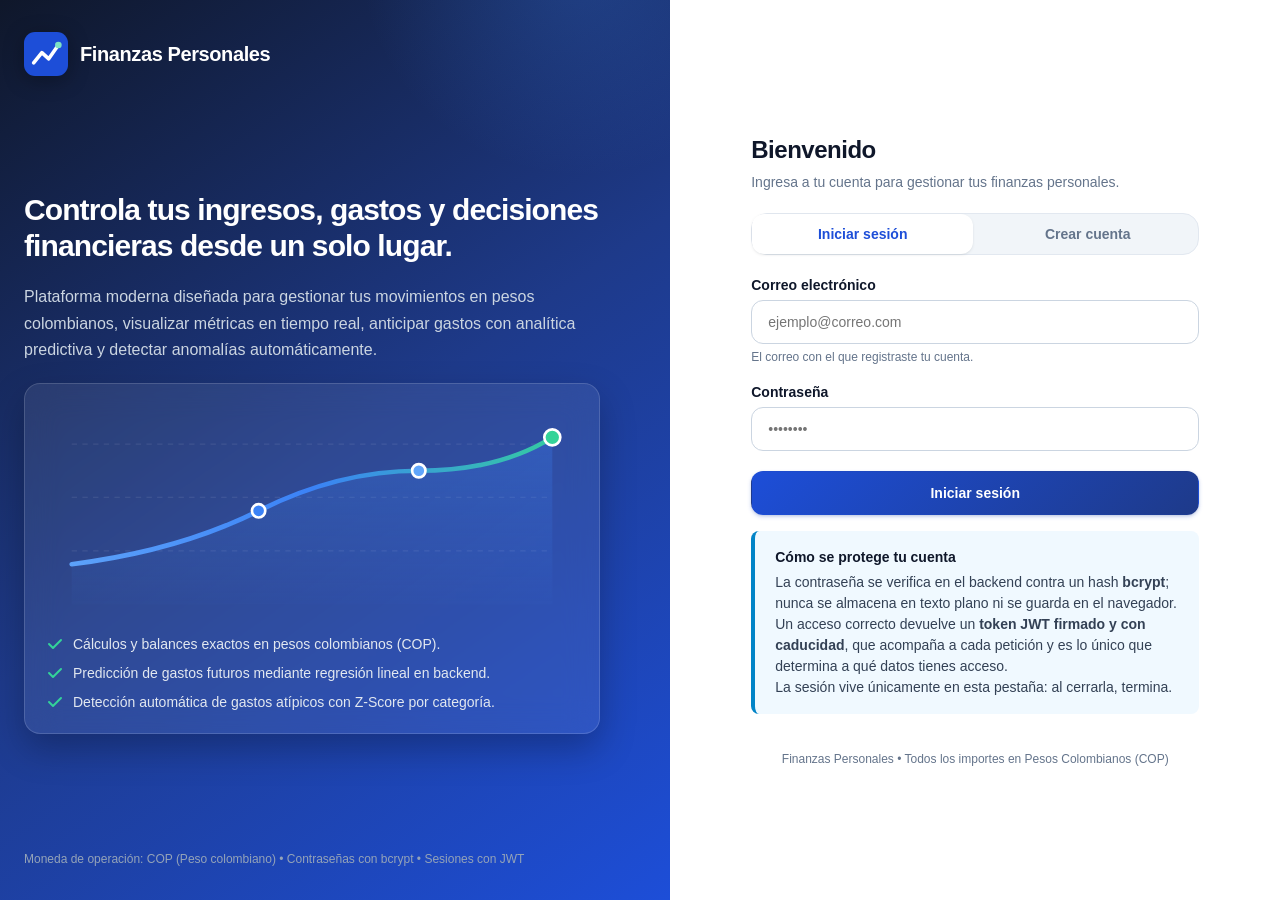
<file: frontend/index.html>
<!DOCTYPE html>
<html lang="es">

<head>
    <meta charset="UTF-8">
    <meta name="viewport" content="width=device-width, initial-scale=1">
    <meta name="description" content="Plataforma de Finanzas Personales: control de ingresos, gastos, presupuestos y analítica predictiva en pesos colombianos (COP).">
    <meta name="color-scheme" content="light dark">
    <title>Acceso — Finanzas Personales</title>
    <link rel="icon" href="assets/favicon.svg" type="image/svg+xml">
    <link rel="stylesheet" href="css/reset.css">
    <link rel="stylesheet" href="css/variables.css">
    <link rel="stylesheet" href="css/layout.css">
    <link rel="stylesheet" href="css/components.css">
    <link rel="stylesheet" href="css/responsive.css">
</head>

<body class="cuerpo-acceso">
    <main class="acceso" id="pantalla-acceso">
        <!-- ================================================================
             1. PANEL VISUAL DE BRANDING FINANCIERO
             ================================================================ -->
        <section class="acceso__branding" aria-labelledby="titulo-branding">
            <header class="branding__cabecera">
                <img class="branding__logo" src="assets/favicon.svg" alt="Logotipo de Finanzas Personales" width="44" height="44">
                <span class="branding__nombre">Finanzas Personales</span>
            </header>

            <div class="branding__contenido">
                <h1 id="titulo-branding" class="branding__titulo">
                    Controla tus ingresos, gastos y decisiones financieras desde un solo lugar.
                </h1>
                <p class="branding__descripcion">
                    Plataforma moderna diseñada para gestionar tus movimientos en pesos colombianos, visualizar métricas en tiempo real, anticipar gastos con analítica predictiva y detectar anomalías automáticamente.
                </p>

                <!-- Tarjeta visual previa con SVG financiero inline -->
                <figure class="branding__tarjeta-previa" aria-label="Visualización de crecimiento financiero">
                    <figcaption class="visualmente-oculto">Resumen ilustrativo de gestión financiera</figcaption>
                    
                    <svg class="branding__ilustracion" viewBox="0 0 400 160" fill="none" xmlns="http://www.w3.org/2000/svg" role="img" aria-label="Gráfica de crecimiento e indicadores">
                        <defs>
                            <linearGradient id="gradienteLinea" x1="0" y1="0" x2="400" y2="0" gradientUnits="userSpaceOnUse">
                                <stop stop-color="#60a5fa" />
                                <stop offset="0.5" stop-color="#3b82f6" />
                                <stop offset="1" stop-color="#34d399" />
                            </linearGradient>
                            <linearGradient id="gradienteArea" x1="0" y1="0" x2="0" y2="160" gradientUnits="userSpaceOnUse">
                                <stop stop-color="#3b82f6" stop-opacity="0.35" />
                                <stop offset="1" stop-color="#3b82f6" stop-opacity="0" />
                            </linearGradient>
                        </defs>
                        <!-- Cuadrícula de fondo sutil -->
                        <line x1="20" y1="30" x2="380" y2="30" stroke="rgba(255,255,255,0.08)" stroke-dasharray="4 4" />
                        <line x1="20" y1="70" x2="380" y2="70" stroke="rgba(255,255,255,0.08)" stroke-dasharray="4 4" />
                        <line x1="20" y1="110" x2="380" y2="110" stroke="rgba(255,255,255,0.08)" stroke-dasharray="4 4" />
                        <!-- Área y Curva de Crecimiento -->
                        <path d="M 20 120 Q 100 110 160 80 T 280 50 T 380 25 L 380 150 L 20 150 Z" fill="url(#gradienteArea)" />
                        <path d="M 20 120 Q 100 110 160 80 T 280 50 T 380 25" stroke="url(#gradienteLinea)" stroke-width="3.5" stroke-linecap="round" fill="none" />
                        <!-- Puntos de datos destacados -->
                        <circle cx="160" cy="80" r="5" fill="#3b82f6" stroke="#ffffff" stroke-width="2" />
                        <circle cx="280" cy="50" r="5" fill="#60a5fa" stroke="#ffffff" stroke-width="2" />
                        <circle cx="380" cy="25" r="6" fill="#34d399" stroke="#ffffff" stroke-width="2" />
                    </svg>

                    <ul class="branding__ventajas">
                        <li>
                            <svg class="branding__icono-check" viewBox="0 0 20 20" fill="currentColor" aria-hidden="true">
                                <path fill-rule="evenodd" d="M16.707 5.293a1 1 0 010 1.414l-8 8a1 1 0 01-1.414 0l-4-4a1 1 0 011.414-1.414L8 12.586l7.293-7.293a1 1 0 011.414 0z" clip-rule="evenodd" />
                            </svg>
                            <span>Cálculos y balances exactos en pesos colombianos (COP).</span>
                        </li>
                        <li>
                            <svg class="branding__icono-check" viewBox="0 0 20 20" fill="currentColor" aria-hidden="true">
                                <path fill-rule="evenodd" d="M16.707 5.293a1 1 0 010 1.414l-8 8a1 1 0 01-1.414 0l-4-4a1 1 0 011.414-1.414L8 12.586l7.293-7.293a1 1 0 011.414 0z" clip-rule="evenodd" />
                            </svg>
                            <span>Predicción de gastos futuros mediante regresión lineal en backend.</span>
                        </li>
                        <li>
                            <svg class="branding__icono-check" viewBox="0 0 20 20" fill="currentColor" aria-hidden="true">
                                <path fill-rule="evenodd" d="M16.707 5.293a1 1 0 010 1.414l-8 8a1 1 0 01-1.414 0l-4-4a1 1 0 011.414-1.414L8 12.586l7.293-7.293a1 1 0 011.414 0z" clip-rule="evenodd" />
                            </svg>
                            <span>Detección automática de gastos atípicos con Z-Score por categoría.</span>
                        </li>
                    </ul>
                </figure>
            </div>

            <footer class="branding__pie">
                <p>Moneda de operación: COP (Peso colombiano) • Contraseñas con bcrypt • Sesiones con JWT</p>
            </footer>
        </section>

        <!-- ================================================================
             2. PANEL DE FORMULARIO DE ACCESO Y REGISTRO
             ================================================================ -->
        <section class="acceso__formulario-panel" aria-labelledby="titulo-formulario">
            <article class="acceso__tarjeta-form">
                <header class="acceso__cabecera-form">
                    <h2 id="titulo-formulario" class="acceso__titulo-form">Bienvenido</h2>
                    <p class="acceso__subtitulo-form">Ingresa a tu cuenta para gestionar tus finanzas personales.</p>
                </header>

                <nav class="acceso__pestanas" aria-label="Opciones de acceso">
                    <ul class="pestanas__lista">
                        <li>
                            <button type="button" class="pestanas__boton" data-panel="ingreso" aria-current="page">
                                Iniciar sesión
                            </button>
                        </li>
                        <li>
                            <button type="button" class="pestanas__boton" data-panel="registro">
                                Crear cuenta
                            </button>
                        </li>
                    </ul>
                </nav>

                <!-- Panel: Iniciar sesión -->
                <section class="acceso__panel" id="panel-ingreso" aria-labelledby="titulo-ingreso">
                    <h3 id="titulo-ingreso" class="visualmente-oculto">Formulario de inicio de sesión</h3>

                    <form class="formulario" id="form-ingreso" novalidate>
                        <fieldset>
                            <legend class="visualmente-oculto">Credenciales de acceso</legend>
                            
                            <div class="formulario__campos">
                                <div class="campo campo--ancho-completo">
                                    <label for="ingreso-correo">Correo electrónico</label>
                                    <input type="email" id="ingreso-correo" name="correo" required autocomplete="username"
                                        aria-describedby="ayuda-ingreso" placeholder="ejemplo@correo.com">
                                    <p class="campo__ayuda" id="ayuda-ingreso">
                                        El correo con el que registraste tu cuenta.
                                    </p>
                                </div>

                                <div class="campo campo--ancho-completo">
                                    <label for="ingreso-contrasena">Contraseña</label>
                                    <input type="password" id="ingreso-contrasena" name="contrasena" required autocomplete="current-password"
                                        placeholder="••••••••">
                                </div>
                            </div>

                            <p class="mensaje-error" id="error-ingreso" role="alert" hidden></p>

                            <div class="formulario__acciones">
                                <button type="submit" class="boton boton--primario boton--completo" id="boton-ingresar">
                                    Iniciar sesión
                                </button>
                            </div>
                        </fieldset>
                    </form>

                    <aside class="nota nota--info" aria-label="Información sobre la seguridad del acceso">
                        <h4>Cómo se protege tu cuenta</h4>
                        <p>
                            La contraseña se verifica en el backend contra un hash <strong>bcrypt</strong>; nunca se almacena en texto plano ni se guarda en el navegador. Un acceso correcto devuelve un <strong>token JWT firmado y con caducidad</strong>, que acompaña a cada petición y es lo único que determina a qué datos tienes acceso.
                        </p>
                        <p>
                            La sesión vive únicamente en esta pestaña: al cerrarla, termina.
                        </p>
                    </aside>
                </section>

                <!-- Panel: Crear cuenta -->
                <section class="acceso__panel" id="panel-registro" aria-labelledby="titulo-registro" hidden>
                    <h3 id="titulo-registro" class="visualmente-oculto">Formulario de registro</h3>

                    <form class="formulario" id="form-registro" novalidate>
                        <fieldset>
                            <legend class="visualmente-oculto">Datos de la nueva cuenta</legend>
                            
                            <div class="formulario__campos">
                                <div class="campo campo--ancho-completo">
                                    <label for="registro-nombre">Nombre completo</label>
                                    <input type="text" id="registro-nombre" name="nombre" minlength="2" maxlength="100"
                                        required autocomplete="name" placeholder="Juan Pérez">
                                </div>

                                <div class="campo campo--ancho-completo">
                                    <label for="registro-correo">Correo electrónico</label>
                                    <input type="email" id="registro-correo" name="correo" required autocomplete="email"
                                        placeholder="juan.perez@ejemplo.com">
                                </div>

                                <div class="campo campo--ancho-completo">
                                    <label for="registro-contrasena">Contraseña</label>
                                    <input type="password" id="registro-contrasena" name="contrasena" minlength="8"
                                        maxlength="128" required autocomplete="new-password"
                                        aria-describedby="ayuda-contrasena" placeholder="Mínimo 8 caracteres">
                                    <p class="campo__ayuda" id="ayuda-contrasena">
                                        Mínimo 8 caracteres. La contraseña es cifrada en el backend con algoritmo bcrypt antes de guardarse en base de datos.
                                    </p>
                                </div>
                            </div>

                            <p class="mensaje-error" id="error-registro" role="alert" hidden></p>

                            <div class="formulario__acciones">
                                <button type="submit" class="boton boton--primario boton--completo" id="boton-registrar">
                                    Crear cuenta y entrar
                                </button>
                            </div>
                        </fieldset>
                    </form>
                </section>

                <footer class="acceso__pie-form">
                    <p>Finanzas Personales • Todos los importes en Pesos Colombianos (COP)</p>
                </footer>
            </article>
        </section>
    </main>

    <script src="js/config.js"></script>
    <script src="js/api.js"></script>
    <script src="js/ui.js"></script>
    <script src="js/sesion.js"></script>
    <script src="js/login.js"></script>
</body>

</html>
</file>
<file: frontend/css/variables.css>
/* ==========================================================================
   VARIABLES — Design Tokens y Sistema de Diseño de Finanzas Personales
   Centralización de la identidad visual azul, paleta semántica, tipografía,
   espaciados, radios de curvatura, sombras y soporte de modo oscuro.
   ========================================================================== */

:root {
    color-scheme: light dark;

    /* --- Identidad Visual Centralizada (Azul Financiero) --- */
    --color-primary: #1d4ed8;
    --color-primary-dark: #1e3a8a;
    --color-primary-light: #3b82f6;
    --color-primary-subtle: #eff6ff;
    --color-primary-glow: rgba(29, 78, 216, 0.15);

    /* --- Superficies y Fondos Neutros --- */
    --color-background: #f8fafc;
    --color-surface: #ffffff;
    --color-surface-alt: #f1f5f9;
    --color-surface-hover: #e2e8f0;
    --color-surface-glass: rgba(255, 255, 255, 0.85);

    /* --- Sidebar & Contraste --- */
    --color-sidebar-bg: #0f172a;
    --color-sidebar-surface: #1e293b;
    --color-sidebar-hover: #334155;
    --color-sidebar-text: #f8fafc;
    --color-sidebar-muted: #94a3b8;
    --color-sidebar-border: #1e293b;

    /* --- Textos y Tipografía --- */
    --color-text: #0f172a;
    --color-text-subtle: #334155;
    --color-muted: #64748b;
    --color-text-inverse: #ffffff;

    /* --- Bordes y Separadores --- */
    --color-border: #e2e8f0;
    --color-border-strong: #cbd5e1;

    /* --- Estados Semánticos Financieros --- */
    --color-success: #10b981;
    --color-success-dark: #047857;
    --color-success-subtle: #ecfdf5;

    --color-danger: #ef4444;
    --color-danger-dark: #b91c1c;
    --color-danger-subtle: #fef2f2;

    --color-warning: #f59e0b;
    --color-warning-dark: #b45309;
    --color-warning-subtle: #fffbeb;

    --color-info: #0284c7;
    --color-info-subtle: #f0f9ff;

    /* Alias semánticos requeridos para el negocio */
    --color-ingreso: var(--color-success);
    --color-ingreso-subtle: var(--color-success-subtle);
    --color-gasto: var(--color-danger);
    --color-gasto-subtle: var(--color-danger-subtle);

    /* Enfoque y Accesibilidad */
    --color-focus: #2563eb;
    --color-focus-ring: rgba(37, 99, 235, 0.35);

    /* --- Tipografía --- */
    --fuente-base: "Plus Jakarta Sans", "Inter", -apple-system, BlinkMacSystemFont, "Segoe UI", Roboto, sans-serif;
    --fuente-mono: "JetBrains Mono", "Fira Code", SFMono-Regular, Consolas, monospace;

    --texto-xs: 0.75rem;    /* 12px */
    --texto-sm: 0.875rem;   /* 14px */
    --texto-md: 1rem;       /* 16px */
    --texto-lg: 1.125rem;   /* 18px */
    --texto-xl: 1.25rem;    /* 20px */
    --texto-2xl: 1.5rem;    /* 24px */
    --texto-3xl: 1.875rem;  /* 30px */
    --texto-4xl: 2.25rem;   /* 36px */

    --interlineado-apretado: 1.2;
    --interlineado: 1.5;
    --interlineado-amplio: 1.65;

    /* --- Espaciado Sistemático (Múltiplos de 4px) --- */
    --espacio-1: 0.25rem;   /* 4px */
    --espacio-2: 0.5rem;    /* 8px */
    --espacio-3: 0.75rem;   /* 12px */
    --espacio-4: 1rem;      /* 16px */
    --espacio-5: 1.25rem;   /* 20px */
    --espacio-6: 1.5rem;    /* 24px */
    --espacio-7: 2rem;      /* 32px */
    --espacio-8: 2.5rem;    /* 40px */
    --espacio-9: 3rem;      /* 48px */

    /* --- Radios de Curvatura --- */
    --radio-xs: 0.25rem;
    --radio-sm: 0.375rem;
    --radio-md: 0.5rem;
    --radio-lg: 0.75rem;
    --radio-xl: 1rem;
    --radio-2xl: 1.25rem;
    --radio-completo: 9999px;

    /* --- Sombras de Elevación --- */
    --sombra-xs: 0 1px 2px 0 rgba(15, 23, 42, 0.05);
    --sombra-sm: 0 1px 3px 0 rgba(15, 23, 42, 0.08), 0 1px 2px -1px rgba(15, 23, 42, 0.08);
    --sombra-md: 0 4px 6px -1px rgba(15, 23, 42, 0.08), 0 2px 4px -2px rgba(15, 23, 42, 0.06);
    --sombra-lg: 0 10px 15px -3px rgba(15, 23, 42, 0.08), 0 4px 6px -4px rgba(15, 23, 42, 0.04);
    --sombra-xl: 0 20px 25px -5px rgba(15, 23, 42, 0.09), 0 8px 10px -6px rgba(15, 23, 42, 0.04);
    --sombra-azul: 0 10px 25px -5px rgba(29, 78, 216, 0.25);

    /* --- Dimensiones de Layout --- */
    --ancho-sidebar: 16.5rem;
    --altura-header: 4.25rem;
    --ancho-max-contenido: 84rem;
    --altura-tactil: 2.75rem;

    /* --- Transiciones --- */
    --transicion-rapida: 150ms cubic-bezier(0.4, 0, 0.2, 1);
    --transicion-normal: 250ms cubic-bezier(0.4, 0, 0.2, 1);
    --transicion-suave: 350ms cubic-bezier(0.4, 0, 0.2, 1);
}

/* --- Paleta de Tema Oscuro --- */
@media (prefers-color-scheme: dark) {
    :root {
        --color-primary: #3b82f6;
        --color-primary-dark: #60a5fa;
        --color-primary-light: #93c5fd;
        --color-primary-subtle: rgba(59, 130, 246, 0.12);
        --color-primary-glow: rgba(59, 130, 246, 0.25);

        --color-background: #090d16;
        --color-surface: #111827;
        --color-surface-alt: #1a2234;
        --color-surface-hover: #242e44;
        --color-surface-glass: rgba(17, 24, 39, 0.85);

        --color-sidebar-bg: #080c14;
        --color-sidebar-surface: #111827;
        --color-sidebar-hover: #1e293b;
        --color-sidebar-text: #f8fafc;
        --color-sidebar-muted: #818cf8;
        --color-sidebar-border: #1a2234;

        --color-text: #f8fafc;
        --color-text-subtle: #cbd5e1;
        --color-muted: #94a3b8;
        --color-text-inverse: #090d16;

        --color-border: #1e293b;
        --color-border-strong: #334155;

        --color-success: #34d399;
        --color-success-dark: #6ee7b7;
        --color-success-subtle: rgba(52, 211, 153, 0.12);

        --color-danger: #f87171;
        --color-danger-dark: #fca5a5;
        --color-danger-subtle: rgba(248, 113, 113, 0.12);

        --color-warning: #fbbf24;
        --color-warning-dark: #fde68a;
        --color-warning-subtle: rgba(251, 191, 36, 0.12);

        --color-info: #38bdf8;
        --color-info-subtle: rgba(56, 189, 248, 0.12);

        --color-focus: #60a5fa;
        --color-focus-ring: rgba(96, 165, 250, 0.4);

        --sombra-xs: 0 1px 2px 0 rgba(0, 0, 0, 0.3);
        --sombra-sm: 0 1px 3px 0 rgba(0, 0, 0, 0.4);
        --sombra-md: 0 4px 6px -1px rgba(0, 0, 0, 0.4);
        --sombra-lg: 0 10px 15px -3px rgba(0, 0, 0, 0.45);
        --sombra-xl: 0 20px 25px -5px rgba(0, 0, 0, 0.5);
    }
}
</file>
<file: frontend/css/layout.css>
/* ==========================================================================
   LAYOUT — Estructura y Arquitectura Visual (Mobile First)
   Login Split-Screen, Shell con Sidebar lateral, Header superior y Rejillas
   ========================================================================== */

body {
    font-family: var(--fuente-base);
    font-size: var(--texto-md);
    line-height: var(--interlineado);
    color: var(--color-text);
    background-color: var(--color-background);
    display: flex;
    flex-direction: column;
    min-height: 100vh;
    overflow-x: hidden;
    -webkit-font-smoothing: antialiased;
}

/* --- Enlace de salto al contenido (Accesibilidad de Teclado) --- */
.salto-contenido {
    position: absolute;
    top: var(--espacio-2);
    left: var(--espacio-2);
    z-index: 1000;
    padding: var(--espacio-2) var(--espacio-4);
    background-color: var(--color-primary);
    color: var(--color-text-inverse);
    border-radius: var(--radio-md);
    font-weight: 600;
    font-size: var(--texto-sm);
    text-decoration: none;
    box-shadow: var(--sombra-md);
    transform: translateY(-200%);
    transition: transform var(--transicion-rapida);
}

.salto-contenido:focus {
    transform: translateY(0);
}

/* ==========================================================================
   1. PANTALLA DE ACCESO / LOGIN (SPLIT SCREEN)
   ========================================================================== */
.cuerpo-acceso {
    background: radial-gradient(circle at 10% 20%, rgba(29, 78, 216, 0.08) 0%, transparent 40%),
                radial-gradient(circle at 90% 80%, rgba(59, 130, 246, 0.08) 0%, transparent 40%),
                var(--color-background);
    min-height: 100vh;
    display: flex;
    flex-direction: column;
}

.acceso {
    flex: 1 1 auto;
    display: grid;
    grid-template-columns: 1fr;
    width: 100%;
    min-height: 100vh;
}

/* --- Panel de Branding Visual --- */
.acceso__branding {
    background: linear-gradient(145deg, #0f172a 0%, #1e3a8a 50%, #1d4ed8 100%);
    color: var(--color-text-inverse);
    padding: var(--espacio-7) var(--espacio-6);
    display: flex;
    flex-direction: column;
    justify-content: space-between;
    position: relative;
    overflow: hidden;
}

.acceso__branding::before {
    content: "";
    position: absolute;
    top: -30%;
    right: -20%;
    width: 28rem;
    height: 28rem;
    background: radial-gradient(circle, rgba(59, 130, 246, 0.25) 0%, transparent 70%);
    border-radius: var(--radio-completo);
    pointer-events: none;
}

.branding__cabecera {
    display: flex;
    align-items: center;
    gap: var(--espacio-3);
    z-index: 1;
}

.branding__logo {
    width: 2.75rem;
    height: 2.75rem;
    filter: drop-shadow(0 4px 10px rgba(0, 0, 0, 0.3));
}

.branding__nombre {
    font-size: var(--texto-xl);
    font-weight: 800;
    letter-spacing: -0.02em;
    color: #ffffff;
}

.branding__contenido {
    display: flex;
    flex-direction: column;
    gap: var(--espacio-5);
    margin-block: var(--espacio-6);
    z-index: 1;
    max-width: 36rem;
}

.branding__titulo {
    font-size: var(--texto-3xl);
    font-weight: 800;
    line-height: var(--interlineado-apretado);
    letter-spacing: -0.03em;
    color: #ffffff;
}

.branding__descripcion {
    font-size: var(--texto-md);
    color: #cbd5e1;
    line-height: var(--interlineado-amplio);
}

.branding__tarjeta-previa {
    background: rgba(255, 255, 255, 0.08);
    backdrop-filter: blur(16px);
    -webkit-backdrop-filter: blur(16px);
    border: 1px solid rgba(255, 255, 255, 0.15);
    border-radius: var(--radio-xl);
    padding: var(--espacio-5);
    box-shadow: 0 15px 35px rgba(0, 0, 0, 0.25);
    display: flex;
    flex-direction: column;
    gap: var(--espacio-4);
}

.branding__ilustracion {
    width: 100%;
    height: auto;
    border-radius: var(--radio-md);
}

.branding__ventajas {
    display: flex;
    flex-direction: column;
    gap: var(--espacio-2);
    font-size: var(--texto-sm);
    color: #e2e8f0;
}

.branding__ventajas li {
    display: flex;
    align-items: center;
    gap: var(--espacio-2);
}

.branding__icono-check {
    width: 1.25rem;
    height: 1.25rem;
    color: #34d399;
    flex-shrink: 0;
}

.branding__pie {
    font-size: var(--texto-xs);
    color: #94a3b8;
    z-index: 1;
}

/* --- Panel de Formulario --- */
.acceso__formulario-panel {
    background-color: var(--color-surface);
    padding: var(--espacio-6) var(--espacio-5);
    display: flex;
    flex-direction: column;
    justify-content: center;
    align-items: center;
}

.acceso__tarjeta-form {
    width: 100%;
    max-width: 28rem;
    display: flex;
    flex-direction: column;
    gap: var(--espacio-5);
}

.acceso__cabecera-form {
    display: flex;
    flex-direction: column;
    gap: var(--espacio-1);
}

.acceso__titulo-form {
    font-size: var(--texto-2xl);
    font-weight: 800;
    letter-spacing: -0.02em;
    color: var(--color-text);
}

.acceso__subtitulo-form {
    font-size: var(--texto-sm);
    color: var(--color-muted);
}

.acceso__panel {
    display: flex;
    flex-direction: column;
    gap: var(--espacio-4);
}

.acceso__pie-form {
    text-align: center;
    font-size: var(--texto-xs);
    color: var(--color-muted);
    margin-top: var(--espacio-4);
}

/* ==========================================================================
   2. APP SHELL (SIDEBAR + HEADER + MAIN CONTENT)
   ========================================================================== */
.disposicion-aplicacion {
    display: flex;
    min-height: 100vh;
    width: 100%;
}

/* --- Sidebar Lateral --- */
.barra-lateral {
    width: var(--ancho-sidebar);
    background-color: var(--color-sidebar-bg);
    border-right: 1px solid var(--color-sidebar-border);
    color: var(--color-sidebar-text);
    display: flex;
    flex-direction: column;
    position: fixed;
    top: 0;
    bottom: 0;
    left: 0;
    z-index: 50;
    transition: transform var(--transicion-normal);
}

.barra-lateral__cabecera {
    padding: var(--espacio-5) var(--espacio-5);
    display: flex;
    align-items: center;
    justify-content: space-between;
    border-bottom: 1px solid var(--color-sidebar-border);
}

.marca {
    display: flex;
    align-items: center;
    gap: var(--espacio-3);
    text-decoration: none;
    color: var(--color-sidebar-text);
}

.marca__icono {
    width: 2rem;
    height: 2rem;
    flex-shrink: 0;
}

.marca__texto {
    font-size: var(--texto-lg);
    font-weight: 800;
    letter-spacing: -0.02em;
    color: #ffffff;
}

.marca__badge {
    font-size: var(--texto-xs);
    padding: 0.1rem 0.4rem;
    border-radius: var(--radio-sm);
    background-color: rgba(59, 130, 246, 0.2);
    color: #60a5fa;
    font-weight: 700;
}

.boton-cerrar-sidebar {
    display: none;
    color: var(--color-sidebar-muted);
    padding: var(--espacio-1);
    border-radius: var(--radio-sm);
}

.boton-cerrar-sidebar:hover {
    color: #ffffff;
    background-color: var(--color-sidebar-hover);
}

.barra-lateral__nav {
    flex: 1 1 auto;
    padding: var(--espacio-4) var(--espacio-3);
    overflow-y: auto;
}

.menu-lateral {
    display: flex;
    flex-direction: column;
    gap: var(--espacio-1);
}

.menu-lateral__enlace {
    width: 100%;
    display: flex;
    align-items: center;
    gap: var(--espacio-3);
    padding: var(--espacio-3) var(--espacio-3);
    border-radius: var(--radio-lg);
    font-size: var(--texto-sm);
    font-weight: 600;
    color: var(--color-sidebar-muted);
    text-align: left;
    transition: background-color var(--transicion-rapida), color var(--transicion-rapida);
}

.menu-lateral__enlace:hover {
    background-color: var(--color-sidebar-hover);
    color: #ffffff;
}

.menu-lateral__enlace[aria-current="page"] {
    background-color: var(--color-primary);
    color: #ffffff;
    box-shadow: var(--sombra-azul);
}

.menu-lateral__icono {
    width: 1.25rem;
    height: 1.25rem;
    flex-shrink: 0;
}

.barra-lateral__pie {
    padding: var(--espacio-4) var(--espacio-3);
    border-top: 1px solid var(--color-sidebar-border);
    background-color: rgba(0, 0, 0, 0.2);
}

.perfil-usuario {
    display: flex;
    align-items: center;
    gap: var(--espacio-3);
    padding: var(--espacio-2);
}

.perfil-usuario__avatar {
    width: 2.25rem;
    height: 2.25rem;
    border-radius: var(--radio-completo);
    background: linear-gradient(135deg, var(--color-primary), var(--color-primary-light));
    color: #ffffff;
    display: flex;
    align-items: center;
    justify-content: center;
    font-weight: 700;
    font-size: var(--texto-sm);
    box-shadow: var(--sombra-sm);
}

.perfil-usuario__info {
    display: flex;
    flex-direction: column;
    min-width: 0;
}

.perfil-usuario__nombre {
    font-size: var(--texto-sm);
    font-weight: 700;
    color: #ffffff;
    white-space: nowrap;
    overflow: hidden;
    text-overflow: ellipsis;
}

.perfil-usuario__moneda {
    font-size: var(--texto-xs);
    color: #94a3b8;
}

/* --- Área de Trabajo Principal --- */
.area-trabajo {
    flex: 1 1 auto;
    display: flex;
    flex-direction: column;
    min-width: 0;
    margin-left: 0;
    transition: margin-left var(--transicion-normal);
}

/* --- Header Superior --- */
.cabecera-superior {
    height: var(--altura-header);
    background-color: var(--color-surface);
    border-bottom: 1px solid var(--color-border);
    padding-inline: var(--espacio-5);
    display: flex;
    align-items: center;
    justify-content: space-between;
    position: sticky;
    top: 0;
    z-index: 40;
    box-shadow: var(--sombra-xs);
}

.cabecera-superior__izquierda {
    display: flex;
    align-items: center;
    gap: var(--espacio-3);
}

.boton-menu-movil {
    display: flex;
    align-items: center;
    justify-content: center;
    width: 2.5rem;
    height: 2.5rem;
    border-radius: var(--radio-md);
    color: var(--color-text);
    border: 1px solid var(--color-border);
    background-color: var(--color-surface);
}

.boton-menu-movil:hover {
    background-color: var(--color-surface-hover);
}

.migas {
    display: flex;
    align-items: baseline;
    gap: var(--espacio-2);
}

.migas__raiz {
    font-size: var(--texto-sm);
    color: var(--color-muted);
    font-weight: 500;
}

.migas__separador {
    font-size: var(--texto-xs);
    color: var(--color-muted);
}

.migas__actual {
    font-size: var(--texto-lg);
    font-weight: 800;
    letter-spacing: -0.02em;
    color: var(--color-text);
}

.cabecera-superior__derecha {
    display: flex;
    align-items: center;
    gap: var(--espacio-3);
}

.badge-moneda {
    display: inline-flex;
    align-items: center;
    gap: var(--espacio-1);
    padding: var(--espacio-1) var(--espacio-3);
    border-radius: var(--radio-completo);
    background-color: var(--color-primary-subtle);
    color: var(--color-primary);
    font-size: var(--texto-xs);
    font-weight: 700;
    border: 1px solid rgba(29, 78, 216, 0.15);
}

/* --- Contenido Principal --- */
.contenido {
    flex: 1 1 auto;
    width: 100%;
    max-width: var(--ancho-max-contenido);
    margin-inline: auto;
    padding: var(--espacio-5) var(--espacio-4);
}

.contenido:focus {
    outline: none;
}

.vista {
    display: flex;
    flex-direction: column;
    gap: var(--espacio-6);
    animation: aparecerVista var(--transicion-normal) ease-out;
}

@keyframes aparecerVista {
    from {
        opacity: 0;
        transform: translateY(6px);
    }
    to {
        opacity: 1;
        transform: translateY(0);
    }
}

.vista__cabecera {
    display: flex;
    flex-wrap: wrap;
    align-items: flex-start;
    justify-content: space-between;
    gap: var(--espacio-4);
}

.vista__cabecera h2 {
    font-size: var(--texto-2xl);
    font-weight: 800;
    letter-spacing: -0.02em;
    color: var(--color-text);
}

.vista__introduccion {
    font-size: var(--texto-sm);
    color: var(--color-muted);
    max-width: 60ch;
    margin-top: var(--espacio-1);
}

/* --- Rejillas Estructurales --- */
.rejilla-kpis {
    display: grid;
    grid-template-columns: 1fr;
    gap: var(--espacio-4);
}

.rejilla-graficos {
    display: grid;
    grid-template-columns: 1fr;
    gap: var(--espacio-5);
}

.rejilla-doble {
    display: grid;
    grid-template-columns: 1fr;
    gap: var(--espacio-5);
    align-items: start;
}

/* --- Pie de Página --- */
.pie {
    margin-top: auto;
    padding: var(--espacio-6) var(--espacio-5);
    background-color: var(--color-surface);
    border-top: 1px solid var(--color-border);
    text-align: center;
}

.pie__texto {
    font-size: var(--texto-sm);
    color: var(--color-text-subtle);
    font-weight: 600;
}

.pie__texto--suave {
    font-size: var(--texto-xs);
    color: var(--color-muted);
    margin-top: var(--espacio-1);
}

/* --- Capa de Backdrop para Sidebar en Móvil --- */
.sidebar-backdrop {
    position: fixed;
    inset: 0;
    background-color: rgba(15, 23, 42, 0.6);
    backdrop-filter: blur(4px);
    -webkit-backdrop-filter: blur(4px);
    z-index: 45;
    display: none;
    opacity: 0;
    transition: opacity var(--transicion-normal);
}

.sidebar-backdrop.activo {
    display: block;
    opacity: 1;
}
</file>
<file: frontend/css/components.css>
/* ==========================================================================
   COMPONENTS — Componentes de Interfaz de Finanzas Personales
   KPI Cards, Gráficos, Botones, Formularios, Tablas, Badges, Diálogos y Estados
   ========================================================================== */

/* --- Foco Visible Global (Accesibilidad) --- */
:where(a, button, input, select, textarea, [tabindex]):focus-visible {
    outline: 2px solid var(--color-focus);
    outline-offset: 2px;
    border-radius: var(--radio-sm);
}

/* ==========================================================================
   1. TARJETAS Y CONTENEDORES
   ========================================================================== */
.tarjeta {
    background-color: var(--color-surface);
    border: 1px solid var(--color-border);
    border-radius: var(--radio-xl);
    box-shadow: var(--sombra-sm);
    padding: var(--espacio-5);
    display: flex;
    flex-direction: column;
    gap: var(--espacio-4);
    transition: box-shadow var(--transicion-rapida), border-color var(--transicion-rapida);
}

.tarjeta:hover {
    border-color: var(--color-border-strong);
    box-shadow: var(--sombra-md);
}

.tarjeta__cabecera {
    display: flex;
    flex-wrap: wrap;
    align-items: center;
    justify-content: space-between;
    gap: var(--espacio-3);
}

.tarjeta__cabecera h3 {
    font-size: var(--texto-lg);
    font-weight: 700;
    letter-spacing: -0.01em;
    color: var(--color-text);
}

.tarjeta__subtitulo {
    font-size: var(--texto-xs);
    color: var(--color-muted);
    margin-top: 0.15rem;
}

.contador {
    font-size: var(--texto-xs);
    font-weight: 600;
    color: var(--color-muted);
    background-color: var(--color-surface-alt);
    padding: var(--espacio-1) var(--espacio-3);
    border-radius: var(--radio-completo);
    border: 1px solid var(--color-border);
}

/* ==========================================================================
   2. KPI CARDS FINANCIERAS
   ========================================================================== */
.kpi-tarjeta {
    background-color: var(--color-surface);
    border: 1px solid var(--color-border);
    border-radius: var(--radio-xl);
    padding: var(--espacio-5);
    box-shadow: var(--sombra-sm);
    display: flex;
    flex-direction: column;
    gap: var(--espacio-3);
    position: relative;
    overflow: hidden;
    transition: transform var(--transicion-rapida), box-shadow var(--transicion-rapida), border-color var(--transicion-rapida);
}

.kpi-tarjeta:hover {
    transform: translateY(-2px);
    box-shadow: var(--sombra-lg);
    border-color: var(--color-border-strong);
}

.kpi-tarjeta__cabecera {
    display: flex;
    align-items: center;
    justify-content: space-between;
}

.kpi-tarjeta__titulo {
    font-size: var(--texto-xs);
    font-weight: 700;
    text-transform: uppercase;
    letter-spacing: 0.05em;
    color: var(--color-muted);
}

.kpi-tarjeta__icono {
    width: 2.5rem;
    height: 2.5rem;
    border-radius: var(--radio-lg);
    display: flex;
    align-items: center;
    justify-content: center;
    flex-shrink: 0;
}

.kpi-tarjeta__icono svg {
    width: 1.25rem;
    height: 1.25rem;
}

.kpi-tarjeta__icono--ingreso {
    background-color: var(--color-success-subtle);
    color: var(--color-success);
}

.kpi-tarjeta__icono--gasto {
    background-color: var(--color-danger-subtle);
    color: var(--color-danger);
}

.kpi-tarjeta__icono--balance {
    background-color: var(--color-primary-subtle);
    color: var(--color-primary);
}

.kpi-tarjeta__icono--prediccion {
    background-color: var(--color-warning-subtle);
    color: var(--color-warning-dark);
}

.kpi-tarjeta__valor {
    font-size: var(--texto-2xl);
    font-weight: 800;
    font-variant-numeric: tabular-nums;
    letter-spacing: -0.03em;
    color: var(--color-text);
    overflow-wrap: anywhere;
    line-height: var(--interlineado-apretado);
}

.kpi-tarjeta--ingreso .kpi-tarjeta__valor {
    color: var(--color-success);
}

.kpi-tarjeta--gasto .kpi-tarjeta__valor {
    color: var(--color-danger);
}

.kpi-tarjeta--balance .kpi-tarjeta__valor {
    color: var(--color-primary);
}

.kpi-tarjeta--balance.es-negativo .kpi-tarjeta__valor {
    color: var(--color-danger);
}

.kpi-tarjeta--balance.es-negativo .kpi-tarjeta__icono {
    background-color: var(--color-danger-subtle);
    color: var(--color-danger);
}

.kpi-tarjeta__pie {
    display: flex;
    align-items: center;
    justify-content: space-between;
    font-size: var(--texto-xs);
    color: var(--color-muted);
}

.kpi-tarjeta__nota {
    display: flex;
    align-items: center;
    gap: var(--espacio-1);
}

/* ==========================================================================
   3. GRÁFICOS INTERACTIVOS (CHART.JS)
   ========================================================================== */
.tarjeta-grafico {
    background-color: var(--color-surface);
    border: 1px solid var(--color-border);
    border-radius: var(--radio-xl);
    box-shadow: var(--sombra-sm);
    padding: var(--espacio-5);
    display: flex;
    flex-direction: column;
    gap: var(--espacio-4);
}

.tarjeta-grafico__cabecera {
    display: flex;
    align-items: center;
    justify-content: space-between;
}

.tarjeta-grafico__cabecera h3 {
    font-size: var(--texto-lg);
    font-weight: 700;
    color: var(--color-text);
}

.tarjeta-grafico__subtitulo {
    font-size: var(--texto-xs);
    color: var(--color-muted);
}

.grafico-contenedor {
    position: relative;
    width: 100%;
    height: 18rem;
    display: flex;
    align-items: center;
    justify-content: center;
}

.grafico-contenedor canvas {
    width: 100% !important;
    height: 100% !important;
}

/* ==========================================================================
   4. BOTONES Y ACCIONES
   ========================================================================== */
.boton {
    display: inline-flex;
    align-items: center;
    justify-content: center;
    gap: var(--espacio-2);
    min-height: var(--altura-tactil);
    padding: var(--espacio-2) var(--espacio-5);
    border-radius: var(--radio-lg);
    border: 1px solid transparent;
    font-size: var(--texto-sm);
    font-weight: 600;
    text-align: center;
    transition: all var(--transicion-rapida);
    user-select: none;
}

.boton:disabled {
    opacity: 0.55;
    cursor: not-allowed;
    box-shadow: none !important;
}

.boton--primario {
    background: linear-gradient(135deg, var(--color-primary), var(--color-primary-dark));
    color: #ffffff;
    box-shadow: var(--sombra-sm), 0 2px 4px rgba(29, 78, 216, 0.2);
}

.boton--primario:hover:not(:disabled) {
    background: linear-gradient(135deg, var(--color-primary-light), var(--color-primary));
    box-shadow: var(--sombra-md), var(--sombra-azul);
    transform: translateY(-1px);
}

.boton--primario:active:not(:disabled) {
    transform: translateY(0);
}

.boton--secundario {
    background-color: var(--color-surface);
    border-color: var(--color-border-strong);
    color: var(--color-text);
    box-shadow: var(--sombra-xs);
}

.boton--secundario:hover:not(:disabled) {
    background-color: var(--color-surface-hover);
    border-color: var(--color-muted);
}

.boton--peligro {
    background: linear-gradient(135deg, var(--color-danger), var(--color-danger-dark));
    color: #ffffff;
    box-shadow: var(--sombra-sm), 0 2px 4px rgba(239, 68, 68, 0.2);
}

.boton--peligro:hover:not(:disabled) {
    box-shadow: var(--sombra-md), 0 4px 12px rgba(239, 68, 68, 0.3);
    transform: translateY(-1px);
}

.boton--peligro-sutil {
    background-color: var(--color-surface);
    border-color: rgba(239, 68, 68, 0.3);
    color: var(--color-danger);
}

.boton--peligro-sutil:hover:not(:disabled) {
    background-color: var(--color-danger-subtle);
    border-color: var(--color-danger);
}

.boton--pequeno {
    min-height: 2.25rem;
    padding: var(--espacio-1) var(--espacio-3);
    font-size: var(--texto-xs);
    border-radius: var(--radio-md);
}

.boton--completo {
    width: 100%;
}

.boton--icono {
    min-height: var(--altura-tactil);
    min-width: var(--altura-tactil);
    padding: 0;
    font-size: var(--texto-lg);
    color: var(--color-muted);
    border-radius: var(--radio-md);
}

.boton--icono:hover {
    color: var(--color-text);
    background-color: var(--color-surface-hover);
}

.icono-btn {
    width: 1rem;
    height: 1rem;
    flex-shrink: 0;
}

/* ==========================================================================
   5. FORMULARIOS Y CAMPOS
   ========================================================================== */
.formulario legend {
    font-size: var(--texto-sm);
    font-weight: 700;
    color: var(--color-text);
    padding-bottom: var(--espacio-2);
}

.formulario__campos {
    display: grid;
    grid-template-columns: 1fr;
    gap: var(--espacio-4);
}

.formulario__acciones {
    display: flex;
    flex-wrap: wrap;
    gap: var(--espacio-3);
    margin-top: var(--espacio-5);
}

.formulario__acciones--dialogo {
    justify-content: flex-end;
}

.formulario-linea {
    display: flex;
    flex-wrap: wrap;
    align-items: flex-end;
    gap: var(--espacio-2);
}

.campo {
    display: flex;
    flex-direction: column;
    gap: var(--espacio-1);
}

.campo--ancho-completo {
    grid-column: 1 / -1;
}

.campo label {
    font-size: var(--texto-sm);
    font-weight: 600;
    color: var(--color-text);
}

.campo__opcional {
    font-weight: 400;
    color: var(--color-muted);
}

.campo__ayuda {
    font-size: var(--texto-xs);
    color: var(--color-muted);
    line-height: var(--interlineado);
}

.campo input,
.campo select,
.campo textarea {
    width: 100%;
    min-height: var(--altura-tactil);
    padding: var(--espacio-2) var(--espacio-4);
    background-color: var(--color-surface);
    border: 1px solid var(--color-border-strong);
    border-radius: var(--radio-lg);
    font-size: var(--texto-sm);
    color: var(--color-text);
    transition: border-color var(--transicion-rapida), box-shadow var(--transicion-rapida);
}

.campo textarea {
    resize: vertical;
    min-height: 5rem;
}

.campo input:hover,
.campo select:hover,
.campo textarea:hover {
    border-color: var(--color-primary-light);
}

.campo input:focus,
.campo select:focus,
.campo textarea:focus {
    border-color: var(--color-primary);
    box-shadow: 0 0 0 3px var(--color-focus-ring);
    outline: none;
}

.campo input[aria-invalid="true"],
.campo select[aria-invalid="true"],
.campo textarea[aria-invalid="true"] {
    border-color: var(--color-danger);
    background-color: var(--color-danger-subtle);
}

.campo--compacto label {
    font-size: var(--texto-xs);
    color: var(--color-muted);
}

.campo--compacto input {
    min-height: 2.25rem;
    padding: var(--espacio-1) var(--espacio-3);
    font-size: var(--texto-xs);
}

.mensaje-error {
    margin-top: var(--espacio-3);
    padding: var(--espacio-3) var(--espacio-4);
    background-color: var(--color-danger-subtle);
    border-left: 4px solid var(--color-danger);
    border-radius: var(--radio-md);
    color: var(--color-danger-dark);
    font-size: var(--texto-sm);
    font-weight: 500;
}

/* ==========================================================================
   6. PESTAÑAS SEGMENTADAS (SEGMENTED CONTROL)
   ========================================================================== */
.pestanas__lista {
    display: grid;
    grid-template-columns: repeat(2, 1fr);
    gap: var(--espacio-1);
    padding: 0.35rem;
    background-color: var(--color-surface-alt);
    border: 1px solid var(--color-border);
    border-radius: var(--radio-xl);
}

.pestanas__boton {
    width: 100%;
    min-height: 2.5rem;
    padding: var(--espacio-2);
    border-radius: var(--radio-lg);
    font-size: var(--texto-sm);
    font-weight: 600;
    color: var(--color-muted);
    transition: all var(--transicion-rapida);
}

.pestanas__boton:hover {
    color: var(--color-text);
}

.pestanas__boton[aria-current="page"] {
    background-color: var(--color-surface);
    color: var(--color-primary);
    box-shadow: var(--sombra-sm);
}

/* ==========================================================================
   7. TABLAS DE DATOS FINANCIEROS
   ========================================================================== */
.tabla-desplazable {
    width: 100%;
    overflow-x: auto;
    border-radius: var(--radio-lg);
    border: 1px solid var(--color-border);
}

.tabla {
    font-size: var(--texto-sm);
    text-align: left;
    background-color: var(--color-surface);
}

.tabla__titulo {
    caption-side: bottom;
    padding: var(--espacio-3) var(--espacio-4);
    font-size: var(--texto-xs);
    color: var(--color-muted);
}

.tabla thead th {
    padding: var(--espacio-3) var(--espacio-4);
    background-color: var(--color-surface-alt);
    border-bottom: 1px solid var(--color-border);
    font-size: var(--texto-xs);
    font-weight: 700;
    text-transform: uppercase;
    letter-spacing: 0.05em;
    color: var(--color-muted);
    white-space: nowrap;
}

.tabla tbody td {
    padding: var(--espacio-3) var(--espacio-4);
    border-bottom: 1px solid var(--color-border);
    vertical-align: middle;
    color: var(--color-text);
}

.tabla tbody tr:last-child td {
    border-bottom: none;
}

.tabla tbody tr {
    transition: background-color var(--transicion-rapida);
}

.tabla tbody tr:hover {
    background-color: var(--color-surface-hover);
}

.celda--numerica {
    text-align: right;
    font-variant-numeric: tabular-nums;
    font-weight: 600;
    white-space: nowrap;
}

.celda--ingreso {
    color: var(--color-success);
}

.celda--gasto {
    color: var(--color-danger);
}

.celda--acciones {
    display: flex;
    flex-wrap: wrap;
    gap: var(--espacio-2);
}

/* ==========================================================================
   8. BADGES Y ETIQUETAS SEMÁNTICAS
   ========================================================================== */
.etiqueta {
    display: inline-flex;
    align-items: center;
    padding: 0.2rem 0.6rem;
    border-radius: var(--radio-completo);
    font-size: var(--texto-xs);
    font-weight: 700;
    text-transform: uppercase;
    letter-spacing: 0.04em;
}

.etiqueta--ingreso {
    background-color: var(--color-success-subtle);
    color: var(--color-success-dark);
}

.etiqueta--gasto {
    background-color: var(--color-danger-subtle);
    color: var(--color-danger-dark);
}

.etiqueta--aviso {
    background-color: var(--color-warning-subtle);
    color: var(--color-warning-dark);
}

.etiqueta--neutra {
    background-color: var(--color-surface-alt);
    color: var(--color-muted);
    border: 1px solid var(--color-border);
}

.etiqueta--info {
    background-color: var(--color-info-subtle);
    color: var(--color-info);
}

/* ==========================================================================
   9. ESTADOS DE INTERFAZ (LOADING, EMPTY, ERROR, SUCCESS)
   ========================================================================== */
.estado {
    padding: var(--espacio-6) var(--espacio-4);
    border-radius: var(--radio-xl);
    font-size: var(--texto-sm);
    text-align: center;
    border: 1px dashed var(--color-border-strong);
    color: var(--color-muted);
    background-color: var(--color-surface-alt);
    display: flex;
    flex-direction: column;
    align-items: center;
    justify-content: center;
    gap: var(--espacio-2);
}

.estado--cargando::before {
    content: "";
    display: inline-block;
    width: 1.5rem;
    height: 1.5rem;
    border: 3px solid var(--color-border-strong);
    border-top-color: var(--color-primary);
    border-radius: var(--radio-completo);
    animation: girar 700ms linear infinite;
}

.estado--error {
    border-style: solid;
    border-color: var(--color-danger);
    background-color: var(--color-danger-subtle);
    color: var(--color-danger-dark);
}

.estado--vacio {
    border-style: dashed;
}

.estado--exito {
    border-style: solid;
    border-color: var(--color-success);
    background-color: var(--color-success-subtle);
    color: var(--color-success-dark);
}

@keyframes girar {
    to {
        transform: rotate(360deg);
    }
}

/* ==========================================================================
   10. PREDICCIÓN ANALÍTICA Y LISTAS
   ========================================================================== */
.prediccion {
    padding: var(--espacio-5);
    border: 1px solid var(--color-border);
    border-radius: var(--radio-xl);
    background-color: var(--color-surface-alt);
    display: flex;
    flex-direction: column;
    gap: var(--espacio-3);
}

.prediccion__mes {
    font-size: var(--texto-sm);
    font-weight: 700;
    color: var(--color-primary);
    text-transform: uppercase;
    letter-spacing: 0.05em;
}

.prediccion__valor {
    font-size: var(--texto-3xl);
    font-weight: 800;
    font-variant-numeric: tabular-nums;
    letter-spacing: -0.03em;
    color: var(--color-text);
}

.prediccion__detalle {
    font-size: var(--texto-sm);
    color: var(--color-muted);
}

.lista-datos {
    display: grid;
    grid-template-columns: auto 1fr;
    gap: var(--espacio-2) var(--espacio-5);
    font-size: var(--texto-sm);
    margin-top: var(--espacio-2);
    border-top: 1px solid var(--color-border);
    padding-top: var(--espacio-3);
}

.lista-datos dt {
    font-weight: 600;
    color: var(--color-muted);
}

.lista-datos dd {
    margin: 0;
    font-weight: 500;
    color: var(--color-text);
}

/* ==========================================================================
   11. NOTAS LATERALES Y CALLOUTS
   ========================================================================== */
.nota {
    padding: var(--espacio-4) var(--espacio-5);
    border-left: 4px solid var(--color-primary);
    border-radius: var(--radio-md);
    background-color: var(--color-primary-subtle);
    font-size: var(--texto-sm);
    line-height: var(--interlineado);
}

.nota h4, .nota h3 {
    font-size: var(--texto-sm);
    font-weight: 700;
    color: var(--color-text);
    margin-bottom: var(--espacio-1);
}

.nota p {
    color: var(--color-text-subtle);
}

.nota code {
    font-family: var(--fuente-mono);
    font-size: var(--texto-xs);
    background-color: rgba(0, 0, 0, 0.06);
    padding: 0.1rem 0.3rem;
    border-radius: var(--radio-xs);
}

.nota--aviso {
    border-left-color: var(--color-warning);
    background-color: var(--color-warning-subtle);
}

.nota--info {
    border-left-color: var(--color-info);
    background-color: var(--color-info-subtle);
}

/* ==========================================================================
   12. DIÁLOGOS MODALES (<dialog>)
   ========================================================================== */
.dialogo {
    width: min(36rem, calc(100vw - 2rem));
    margin: auto;
    padding: 0;
    border-radius: var(--radio-2xl);
    background-color: var(--color-surface);
    color: var(--color-text);
    box-shadow: var(--sombra-xl);
    border: 1px solid var(--color-border);
}

.dialogo--estrecho {
    width: min(28rem, calc(100vw - 2rem));
}

.dialogo .formulario,
.dialogo__contenido {
    padding: var(--espacio-6);
    display: flex;
    flex-direction: column;
    gap: var(--espacio-3);
}

.dialogo__cabecera {
    display: flex;
    align-items: center;
    justify-content: space-between;
    padding-bottom: var(--espacio-4);
    border-bottom: 1px solid var(--color-border);
    margin-bottom: var(--espacio-2);
}

.dialogo__cabecera h2 {
    font-size: var(--texto-xl);
    font-weight: 800;
    letter-spacing: -0.02em;
}

/* ==========================================================================
   13. NOTIFICACIONES TOAST (EFÍMERAS)
   ========================================================================== */
.notificaciones {
    position: fixed;
    bottom: var(--espacio-5);
    right: var(--espacio-5);
    z-index: 100;
    display: flex;
    flex-direction: column;
    gap: var(--espacio-2);
    pointer-events: none;
}

.notificacion {
    padding: var(--espacio-3) var(--espacio-5);
    border-radius: var(--radio-lg);
    box-shadow: var(--sombra-lg);
    font-size: var(--texto-sm);
    font-weight: 600;
    background-color: var(--color-surface);
    border: 1px solid var(--color-border);
    border-left: 4px solid var(--color-primary);
    color: var(--color-text);
    pointer-events: auto;
    animation: deslizarToast var(--transicion-normal) ease-out;
}

@keyframes deslizarToast {
    from {
        opacity: 0;
        transform: translateY(12px) scale(0.95);
    }
    to {
        opacity: 1;
        transform: translateY(0) scale(1);
    }
}

.notificacion--exito {
    border-left-color: var(--color-success);
    color: var(--color-success-dark);
}

.notificacion--error {
    border-left-color: var(--color-danger);
    color: var(--color-danger-dark);
}

/* --- Utilidad: Contenido solo para Lectores de Pantalla --- */
.visualmente-oculto {
    position: absolute;
    width: 1px;
    height: 1px;
    padding: 0;
    margin: -1px;
    overflow: hidden;
    clip-path: inset(50%);
    white-space: nowrap;
    border: 0;
}
</file>
<file: frontend/css/responsive.css>
/* ==========================================================================
   RESPONSIVE — Adaptaciones para Móvil, Tablet, Laptop y Escritorio Amplio
   Breakpoints: 320px, 375px, 768px, 1024px, 1440px, 1920px
   ========================================================================== */

/* --------------------------------------------------------------------------
   1. MÓVIL (< 768px / 47.99em)
   -------------------------------------------------------------------------- */
@media (max-width: 47.99em) {
    /* Login Split Screen en Móvil */
    .acceso {
        grid-template-columns: 1fr;
    }

    .acceso__branding {
        padding: var(--espacio-5) var(--espacio-4);
    }

    .branding__contenido {
        margin-block: var(--espacio-4);
    }

    .branding__titulo {
        font-size: var(--texto-2xl);
    }

    .branding__tarjeta-previa {
        display: none; /* Se simplifica en pantallas pequeñas para agilizar el acceso */
    }

    .acceso__formulario-panel {
        padding: var(--espacio-5) var(--espacio-4);
    }

    /* Tablas apilables en tarjetas para evitar scroll accidental */
    .tabla--apilable thead {
        position: absolute;
        width: 1px;
        height: 1px;
        overflow: hidden;
        clip-path: inset(50%);
        white-space: nowrap;
    }

    .tabla--apilable tbody tr {
        display: block;
        margin-bottom: var(--espacio-3);
        border: 1px solid var(--color-border);
        border-radius: var(--radio-lg);
        background-color: var(--color-surface);
        padding: var(--espacio-3);
        box-shadow: var(--sombra-xs);
    }

    .tabla--apilable tbody td {
        display: flex;
        flex-wrap: wrap;
        align-items: center;
        justify-content: space-between;
        gap: var(--espacio-2);
        padding: var(--espacio-2) 0;
        border-bottom: 1px dashed var(--color-border);
        text-align: left;
    }

    .tabla--apilable tbody tr td:last-child {
        border-bottom: none;
    }

    .tabla--apilable tbody td::before {
        content: attr(data-etiqueta);
        font-size: var(--texto-xs);
        font-weight: 700;
        text-transform: uppercase;
        letter-spacing: 0.05em;
        color: var(--color-muted);
    }

    .tabla--apilable .celda--acciones {
        justify-content: flex-end;
        padding-top: var(--espacio-2);
    }

    .cabecera-superior {
        padding-inline: var(--espacio-4);
    }

    .badge-moneda {
        display: none;
    }
}

/* --------------------------------------------------------------------------
   1b. SIDEBAR COMO CAJÓN (< 1024px / 63.99em)

   La barra lateral es `position: fixed` y solo deja hueco al contenido a
   partir de 64em, donde `.area-trabajo` recibe su margen izquierdo. Por eso
   el comportamiento de cajón debe cubrir TODO el rango inferior a 64em y no
   únicamente el móvil: entre 768px y 1023px la barra quedaba visible y fija
   sobre un contenido sin margen, tapándolo, y sin botón para cerrarla.
   -------------------------------------------------------------------------- */
@media (max-width: 63.99em) {
    .barra-lateral {
        transform: translateX(-100%);
        box-shadow: var(--sombra-xl);
    }

    .barra-lateral.abierta {
        transform: translateX(0);
    }

    .boton-cerrar-sidebar {
        display: flex;
    }

    .area-trabajo {
        margin-left: 0;
    }

    .boton-menu-movil {
        display: flex;
    }
}

/* --------------------------------------------------------------------------
   2. >= 480px (Móviles Grandes / Phablets)
   -------------------------------------------------------------------------- */
@media (min-width: 30em) {
    .formulario__campos {
        grid-template-columns: repeat(2, minmax(0, 1fr));
    }

    .rejilla-kpis {
        grid-template-columns: repeat(2, minmax(0, 1fr));
    }
}

/* --------------------------------------------------------------------------
   3. >= 768px (Tablets)
   -------------------------------------------------------------------------- */
@media (min-width: 48em) {
    .acceso {
        grid-template-columns: 1fr 1fr;
    }

    .acceso__branding {
        padding: var(--espacio-7) var(--espacio-6);
    }

    .branding__tarjeta-previa {
        display: flex;
    }

    .acceso__formulario-panel {
        padding: var(--espacio-7) var(--espacio-6);
    }

    .cabecera-superior {
        padding-inline: var(--espacio-6);
    }

    .contenido {
        padding: var(--espacio-6);
    }

    .rejilla-doble {
        grid-template-columns: repeat(2, minmax(0, 1fr));
    }
}

/* --------------------------------------------------------------------------
   4. >= 1024px (Laptops / Escritorio)
   -------------------------------------------------------------------------- */
@media (min-width: 64em) {
    .acceso {
        grid-template-columns: 1.1fr 1fr;
    }

    /* Sidebar estática a la izquierda */
    .barra-lateral {
        transform: translateX(0);
    }

    .boton-cerrar-sidebar {
        display: none;
    }

    .boton-menu-movil {
        display: none;
    }

    .area-trabajo {
        margin-left: var(--ancho-sidebar);
    }

    .rejilla-kpis {
        grid-template-columns: repeat(4, minmax(0, 1fr));
    }

    .rejilla-graficos {
        grid-template-columns: repeat(2, minmax(0, 1fr));
    }

    .formulario--filtros .formulario__campos {
        grid-template-columns: repeat(3, minmax(0, 1fr));
    }
}

/* --------------------------------------------------------------------------
   5. >= 1440px y 1920px (Escritorio Amplio)
   -------------------------------------------------------------------------- */
@media (min-width: 90em) {
    .contenido {
        padding-block: var(--espacio-7);
    }

    .grafico-contenedor {
        height: 20rem;
    }

    .notificaciones {
        right: var(--espacio-7);
        bottom: var(--espacio-7);
        max-width: 28rem;
    }
}
</file>
